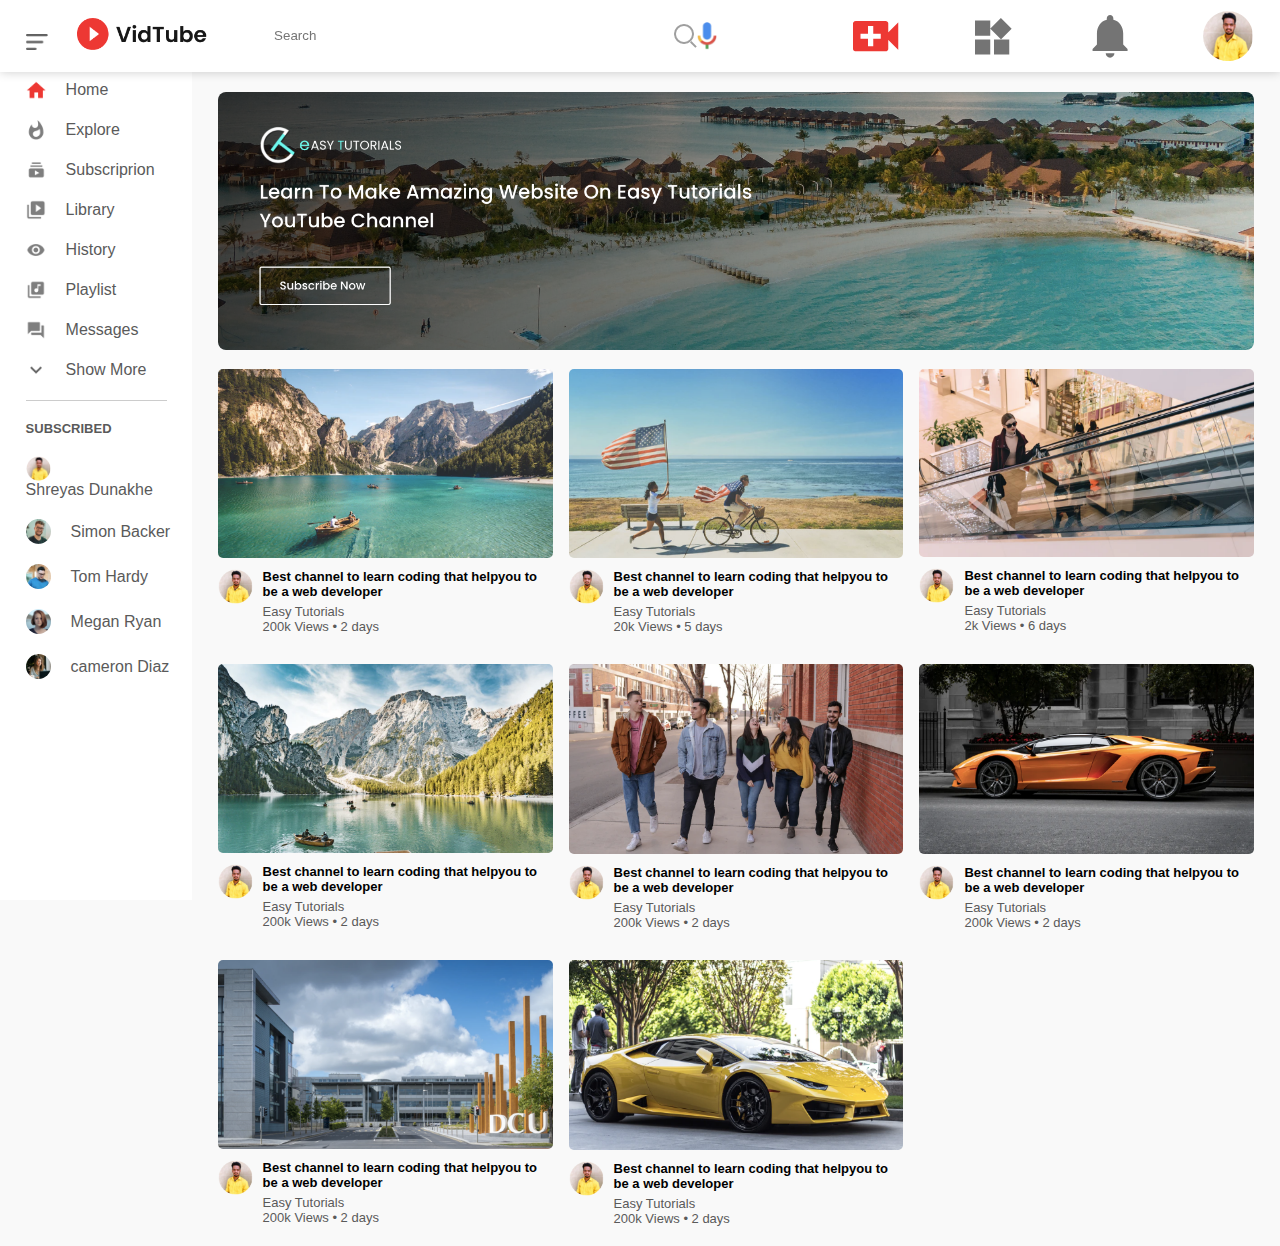
<file: index.html>
<!DOCTYPE html>
<html lang="en">
<head>
    <meta charset="UTF-8">
    <meta name="viewport" content="width=device-width, initial-scale=1.0">
    <title>YouTube</title>
    <link rel="stylesheet" href="Sd.css">
</head>
<body>
    <nav class="flex-div">
        <div class="nav-left">
            <img src="images/menu.png" class="menu-icon">
            <img src="images/logo.png" class="logo">

        </div>
        <div class="nav-middle flex-div">
            <div class="search-box flex-div">
                <input type="text" placeholder="Search">
                <img src="images/search.png">
            </div>
            <img src="images/voice-search.png" class="mic-iocn">
        </div>
        <div class="nav-right flex-div"></div>
        <img src="images/upload.png">
        <img src="images/more.png">
        <img src="images/notification.png">
        <img src="images/Picture2.png " class="user-icon">
    </nav>
    <!-----sidebar-------->
    <div class="sidebar">
        <div class="shortcut-links">
            <a href=""><img src="images/home.png"><p>Home</p></a>
            <a href=""><img src="images/explore.png"><p>Explore</p></a>
            <a href=""><img src="images/subscriprion.png"><p>Subscriprion</p></a>
            <a href=""><img src="images/library.png"><p>Library</p></a>
            <a href=""><img src="images/history.png"><p>History</p></a>
            <a href=""><img src="images/playlist.png"><p>Playlist</p></a>
            <a href=""><img src="images/messages.png"><p>Messages</p></a>
            <a href=""><img src="images/show-more.png"><p>Show More</p></a>
            <hr>
            


        </div>
        <div class="subscribed-list">
            <h3> SUBSCRIBED</h3>
            <a href=""><img src="images/Picture2.png"><p>Shreyas Dunakhe</p></a>
            <a href=""><img src="images/simon.png"><p>Simon Backer</p></a>
            <a href=""><img src="images/tom.png"><p>Tom Hardy</p></a>
            <a href=""><img src="images/megan.png"><p>Megan Ryan</p></a>
            <a href=""><img src="images/cameron.png"><p>cameron Diaz</p></a>
        </div>
    </div>

<!----main-->
<div class="container">
    <div class="banner">
        <img src="images/banner.png">
    </div>
    <div class="list-container">
        <div class="vid-list">
            <a href="play-video.html"><img src="images/thumbnail1.png" class="thumbnail"></a>
            
            <div class="flex-div">
                <img src="images/Picture2.png">
                <div class="vid-info">
                    <a href="play-video.html"> Best channel to learn coding that helpyou to be a web developer</a>
                    <p>Easy Tutorials</p>
                    <p> 200k Views &bull; 2 days</p>
                </div>
            </div>
        </div>
         



        <div class="vid-list">
            <a href="play-video.html"><img src="images/thumbnail2.png" class="thumbnail"></a>
            
            <div class="flex-div">
                <img src="images/Picture2.png">
                <div class="vid-info">
                    <a href=""> Best channel to learn coding that helpyou to be a web developer</a>
                    <p>Easy Tutorials</p>
                    <p> 20k Views &bull; 5 days</p>
                </div>
            </div>
        </div>





        <div class="vid-list">
            <a href="play-video.html"><img src="images/thumbnail3.png" class="thumbnail"></a>
            
            <div class="flex-div">
                <img src="images/Picture2.png">
                <div class="vid-info">
                    <a href=""> Best channel to learn coding that helpyou to be a web developer</a>
                    <p>Easy Tutorials</p>
                    <p> 2k Views &bull; 6 days</p>
                </div>
            </div>
        </div>




        <div class="vid-list">
            <a href="play-video.html"><img src="images/thumbnail4.png" class="thumbnail"></a>
            
            <div class="flex-div">
                <img src="images/Picture2.png">
                <div class="vid-info">
                    <a href=""> Best channel to learn coding that helpyou to be a web developer</a>
                    <p>Easy Tutorials</p>
                    <p> 200k Views &bull; 2 days</p>
                </div>
            </div>
        </div>




        <div class="vid-list">
            <a href="play-video.html"><img src="images/thumbnail5.png" class="thumbnail"></a>
            
            <div class="flex-div">
                <img src="images/Picture2.png">
                <div class="vid-info">
                    <a href=""> Best channel to learn coding that helpyou to be a web developer</a>
                    <p>Easy Tutorials</p>
                    <p> 200k Views &bull; 2 days</p>
                </div>
            </div>
        </div>




        <div class="vid-list">
            <a href="play-video.html"><img src="images/thumbnail6.png" class="thumbnail"></a>
            
            <div class="flex-div">
                <img src="images/Picture2.png">
                <div class="vid-info">
                    <a href=""> Best channel to learn coding that helpyou to be a web developer</a>
                    <p>Easy Tutorials</p>
                   <p> 200k Views &bull; 2 days</p>
                </div>
            </div>
        </div>



        <div class="vid-list">
            <a href="play-video.html"><img src="images/thumbnail7.png" class="thumbnail"></a>
            
            <div class="flex-div">
                <img src="images/Picture2.png">
                <div class="vid-info">
                    <a href=""> Best channel to learn coding that helpyou to be a web developer</a>
                    <p>Easy Tutorials</p>
                    <p> 200k Views &bull; 2 days</p>
                </div>
            </div>
        </div>



        <div class="vid-list">
            <a href="play-video.html"><img src="images/thumbnail8.png" class="thumbnail"></a>
            
            <div class="flex-div">
                <img src="images/Picture2.png">
                <div class="vid-info">
                    <a href=""> Best channel to learn coding that helpyou to be a web developer</a>
                    <p>Easy Tutorials</p>
                    <p> 200k Views &bull; 2 days</p>
                </div>
            </div>
        </div>


        

    </div>
</div>



 <script src="script.js"></script>    
</body>
</html>
</file>
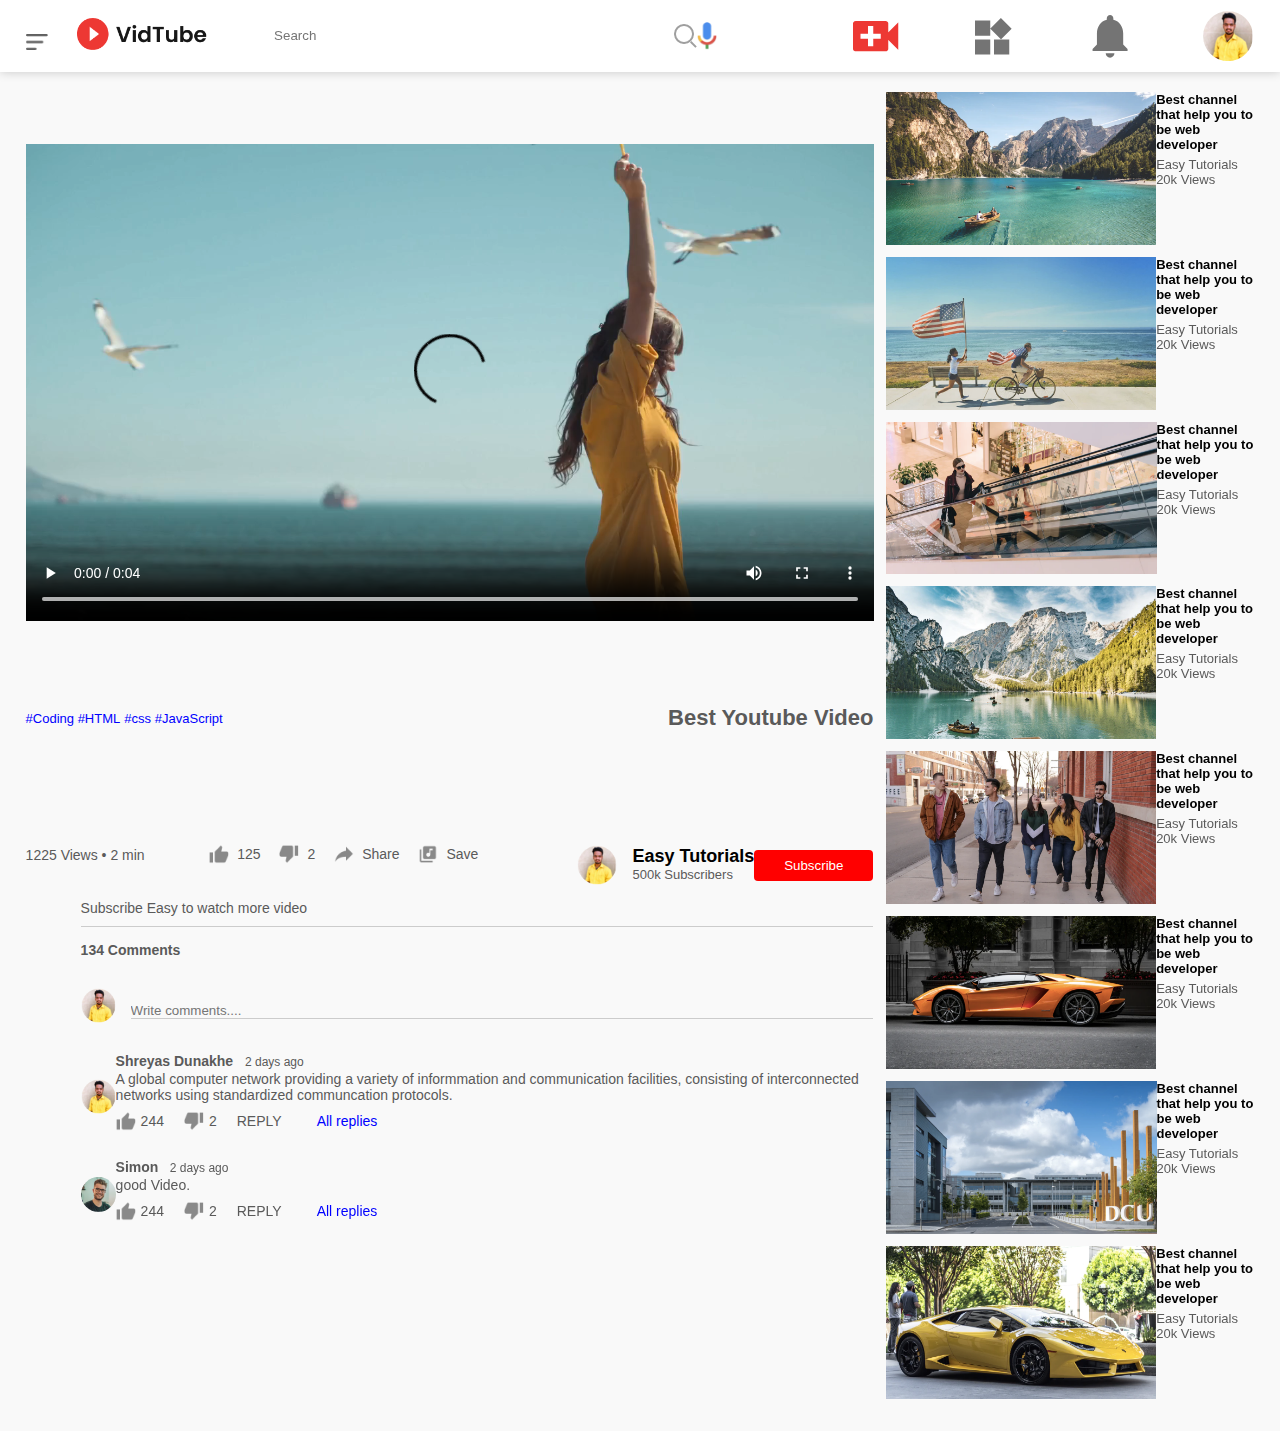
<file: play-video.html>
<!DOCTYPE html>
<html lang="en">
<head>
    <meta charset="UTF-8">
    <meta name="viewport" content="width=device-width, initial-scale=1.0">
    <title>Play Video</title>
    <link rel="stylesheet" href="Sd.css">
</head>
<body>
    <nav class="flex-div">
        <div class="nav-left">
            <img src="images/menu.png" class="menu-icon">
            <img src="images/logo.png" class="logo">

        </div>
        <div class="nav-middle flex-div">
            <div class="search-box flex-div">
                <input type="text" placeholder="Search">
                <img src="images/search.png">
            </div>
            <img src="images/voice-search.png" class="mic-iocn">
        </div>
        <div class="nav-right flex-div"></div>
        <img src="images/upload.png">
        <img src="images/more.png">
        <img src="images/notification.png">
        <img src="images/Picture2.png " class="user-icon">
    </nav>


    <div class="container play-container">
        <div class="row">
            <div class="play-video">
                <video controls autoplay>
                    <source src="images/video.mp4" type="video/mp4">
                </video>
                <div class="tags">
                    <a href="">#Coding </a> <a href="">#HTML</a> <a href="">#css</a> <a href="">#JavaScript</a>
                </div>
                <h3> Best Youtube Video</h3>
                <div class="play-video-info">
                    <p> 1225 Views &bull; 2 min</p>
                    <div>
                        <a href=""><img src="images/like.png">125</a>
                        <a href=""><img src="images/dislike.png">2</a>
                        <a href=""><img src="images/share.png">Share</a>
                        <a href=""><img src="images/save.png">Save</a>
                    </div>
                    <hr>
                    <div class="plublisher">
                        <img src="images/Picture2.png">
                        <div>
                            <p>Easy Tutorials</p>
                            <span>500k Subscribers</span>

                        </div>
                        <button type="button">Subscribe</button>
                    </div>
                    <div class="vid-description">
                        <p>Subscribe Easy to watch more video</p>
                        <hr>
                        <h4>134 Comments</h4>

                        <div class="add-comment">
                            <img src="images/Picture2.png">
                            <input type="text" placeholder="Write comments....">
                        </div>
                        <div class="old-comment">
                            <img src="images/Picture2.png">
                            <div>
                                <h3>Shreyas Dunakhe <span> 2 days ago</span></h3>
                                <p> A global computer network providing a variety of informmation and communication facilities, consisting of interconnected networks using standardized communcation protocols.</p>
                                 <div class="acomment-action">
                                    <img src="images/like.png">
                                    <span>244</span>
                                    <img src="images/dislike.png">
                                    <span>2</span>
                                    <span>REPLY</span>
                                    <a href="">All replies</a>
                                 </div>
                           
                           
                            </div>
                        </div>




                        <div class="old-comment">
                            <img src="images/simon.png">
                            <div>
                                <h3>Simon<span> 2 days ago</span></h3>
                                <p> good Video.</p>
                                 <div class="acomment-action">
                                    <img src="images/like.png">
                                    <span>244</span>
                                    <img src="images/dislike.png">
                                    <span>2</span>
                                    <span>REPLY</span>
                                    <a href="">All replies</a>
                                 </div>
                           
                           
                            </div>
                        </div>

                    </div>



                </div>
                <hr>
        











            </div>
            <div class="right-sidebar">
                
                <div class="side-video-list">
                    <a href="" class="small-thumbnail"><img src="images/thumbnail1.png"></a>
                    <div class="vid-info">
                        <a href="">Best channel that help you to be web developer</a>
                        <p> Easy Tutorials</p>
                        <p> 20k Views</p>
                    </div>
                </div>
                  



                <div class="side-video-list">
                    <a href="" class="small-thumbnail"><img src="images/thumbnail2.png"></a>
                    <div class="vid-info">
                        <a href="">Best channel that help you to be web developer</a>
                        <p> Easy Tutorials</p>
                        <p> 20k Views</p>
                    </div>
                </div>
                


                <div class="side-video-list">
                    <a href="" class="small-thumbnail"><img src="images/thumbnail3.png"></a>
                    <div class="vid-info">
                        <a href="">Best channel that help you to be web developer</a>
                        <p> Easy Tutorials</p>
                        <p> 20k Views</p>
                    </div>
                </div>   



                <div class="side-video-list">
                    <a href="" class="small-thumbnail"><img src="images/thumbnail4.png"></a>
                    <div class="vid-info">
                        <a href="">Best channel that help you to be web developer</a>
                        <p> Easy Tutorials</p>
                        <p> 20k Views</p>
                    </div>
                </div>




                <div class="side-video-list">
                    <a href="" class="small-thumbnail"><img src="images/thumbnail5.png"></a>
                    <div class="vid-info">
                        <a href="">Best channel that help you to be web developer</a>
                        <p> Easy Tutorials</p>
                        <p> 20k Views</p>
                    </div>
                </div>




                <div class="side-video-list">
                    <a href="" class="small-thumbnail"><img src="images/thumbnail6.png"></a>
                    <div class="vid-info">
                        <a href="">Best channel that help you to be web developer</a>
                        <p> Easy Tutorials</p>
                        <p> 20k Views</p>
                    </div>
                </div>




                <div class="side-video-list">
                    <a href="" class="small-thumbnail"><img src="images/thumbnail7.png"></a>
                    <div class="vid-info">
                        <a href="">Best channel that help you to be web developer</a>
                        <p> Easy Tutorials</p>
                        <p> 20k Views</p>
                    </div>
                </div>



                <div class="side-video-list">
                    <a href="" class="small-thumbnail"><img src="images/thumbnail8.png"></a>
                    <div class="vid-info">
                        <a href="">Best channel that help you to be web developer</a>
                        <p> Easy Tutorials</p>
                        <p> 20k Views</p>
                    </div>
                </div>



                



            </div>
        </div>
    </div>









</body>
</html>
</file>
<file: Sd.css>
*{
    margin: 0;
    padding: 0;
    font-family:'poppins',sans-serif;
    box-sizing: border-box;
}
a{
    text-decoration: none;
    color: #5a5a5a;

}
img{
    cursor:pointer;
}
.flex-div{
    display: flex;
    align-items: center;
}
nav{
    padding: 10px 2%;
    justify-content: space-between;
    box-shadow: 0 0 10px rgba(0, 0, 0, 0.2);
    background: #fff;
    position: sticky;
    top: 0;
    z-index: 10;
}
.nav-right img{
    width: 130px;
    margin-right: 25px;
} 
.nav-right .user-icon{
    width: 85px;
    border-radius: 50%;
}
.nav-left .menu-icon{
    width: 22px;
    margin-right: 25px;
}
.nav-left .logo{
    width: 130px;
}
.nav-middle .search-box input{
    width: 400px;
    border: 0;
    outline: 0;
    background: transparent;
}
.nav-middle .mic-iocn{
    width: 20px;
}

/*----------sidebar---------*/
.sidebar{
    background: #fff;
    width: 15%;
    height: 100vh;
    position: fixed;
    top: 0;
    padding-left: 2%;
    padding-top: 80px;
}

.shortcut-links a img{
    width: 20px;
    margin-right: 20px;

}
.shortcut-links a{
    display: flex;
    align-items: center;
    margin-bottom: 20px;
    width: fit-content;
    flex-wrap: wrap;
}
.shortcut-links a :first-child{
    color: #ed3833;
}
.sidebar hr{
    border: 0;
    height: 1px;
    background: #ccc;
    width: 85%;
}
.subscribed-list h3{
    font-size: 13px;
    margin: 20px 0;
    color: #5a5a5a;

}
.subscribed-list a{
    display: flex;
    align-items: center;
    margin-bottom: 20px;
    width: fit-content;
    flex-wrap: wrap;
}
.subscribed-list a img{
    width: 25px;
    border-radius: 50%;
    margin-right: 20px;
}
.small-sidebar{
    width: 5%;
}
.small-sidebar a p{
    display: none;
}
.small-sidebar h3{
    display: none;
}
.small-sidebar hr{
    width: 50%;
    margin-bottom: 25px;
}

/*------main------*/
.container{
    background: #f9f9f9;
    padding-left: 17%;
    padding-right: 2%;
    padding-top: 20px;
    padding-bottom: 20px;

}

.large-container{
    padding: 7%;
}
.banner{
    width: 100%;
}
.banner img{
    width: 100%;
    border-radius: 8px;

}
.list-container{
    display: grid;
    grid-template-columns: repeat(auto-fit,minmax(250px,1fr));
    grid-column-gap: 16px;
    grid-row-gap: 30px;
    margin-top: 15px;

}
.vid-list .thumbnail{
    width: 100%;
    border-radius: 5px;
}
.vid-list .flex-div{
    align-items: flex-start;
    margin-top: 7px;
}
.vid-list .flex-div img{
    width: 35px;
    margin-right: 10px;
    border-radius: 50%;
}
.vid-info{
    color: #5a5a5a;
    font-size: 13px;

}
.vid-info a{
    color: #000;
    font-weight: 600;
    display: block;
    margin-bottom: 5px;
}

@media (max-width : 900px){
    .menu-icon{
        display: none;
    }
    .sidebar{
        display: none;
    }
    .container, .large-container{
        padding-left: 5%;
        padding-right: 5%;

    }
    .nav-right img{
        display: none;

    }
    .nav-right .user-icon{
        display: block;
        width: 30px;
    }
    .nav-middle .search-box input{
        width: none;

    }
    .logo{
        width: 90px ;
    }
}




/*--------play video page */
.play-container{
    padding-left: 2%;
}
.row{
    display: flex;
    justify-content: space-between;
    flex-wrap: wrap;

}
.play-video{
    flex-basis: 69%;
}
.right-sidebar{
    flex-basis: 30%;
}
.play-video video{
    width: 100%;
}

.side-video-list{
    display: flex;
    justify-content: space-between;
    margin-bottom: 8px;

}
.side-video-list img{
    width: 100%;
}
.side-video-list .small-thumbail{
    flex-basis: 49%;
}
.side-video-list .vid-info{
    flex-basis: 49%;
}

.play-video .tags a{
    color: #0000ff;
    font-size: 13px;
}
.play-video h3{
    font-weight: 600;
    font-size: 22px;
}
.play-video ,.play-video-info{
    display: flex;
    align-items: center;
    justify-content: space-between;
    flex-wrap: wrap;
    margin-top: 10px;
    font-size: 14px;
    color: #5a5a5a;
}
.play-video .play-video-info a img{
    width: 20px;
    margin-right: 8px;
}
.play-video .play-video-info a{
    display: inline-flex;
    align-items: center;
    margin-left: 15px;
}

.play-video hr{
    border: 0;
    height: 1px;
    background: #ccc;
    margin: 10px 0 ;
}
.plublisher{
    display: flex;
    align-items: center;
    margin-top: 20px;

}
.plublisher div{
    flex: 1;
    line-height: 18px;
}
.plublisher img{
    width: 40px;
    border-radius: 50%;
    margin-right: 15px;
}
.plublisher div p{
    color: #000;
    font-weight: 600;
    font-size: 18px;

}
.plublisher div span{
    font-size: 13px;
    color: #5a5a5a;
}
.plublisher button{
    background: red;
    color: #fff;
    padding: 8px 30px;
    border: 0;
    outline: 0;
    border-radius: 4px;
    cursor: pointer;
}

.vid-description{
    padding-left: 55px;
    margin: 15px 0;

}
.vid-description p{
    font-size: 14px;
    margin-bottom: 5px;
    color:#5a5a5a;

}
.vid-description h4{
    font-size: 14px;
    color: #5a5a5a;
    margin-top: 15px;
}

.add-comment{
    display: flex;
    align-items: center;
    margin: 30px 0;
}
.add-comment img{
    width: 35px;
    border-radius: 50%;
    margin-right: 15px;
}
.add-comment input{
    border: 0;
    outline: 0;
    border-bottom: 1px solid #ccc;
    width: 100%;
    padding-top: 10px;
    background: transparent;
} 
.old-comment{
    display: flex;
    align-items: center;
    margin: 20px 0;
}
.old-comment img{
    width: 35px;
    border-radius: 50%;
}
.old-comment h3{
    font-size: 14px;
    margin-bottom: 2px;

}
.old-comment h3 span{
    font-size: 12px;
    color: #5a5a5a;
    font-weight: 500;
    margin-left: 8px;
}

.old-comment .acomment-action{
    display: flex;
    align-items: center;
    margin: 8px 0;
    font-size: 14px;
}
.old-comment .acomment-action img{
    border-radius: 0;
    width: 20px;
    margin-right: 5px;
}

.old-comment .acomment-action span{
    margin-right: 20px;
    color: #5a5a5a;
}
.old-comment .acomment-action a{
    color: #0000ff;
}

@media (max-width:900px){
    .play-video{
        flex-basis: 100%;

    }
    .right-sidebar{
        flex-basis: 100%;
    }
    .play-container{
        padding-left: 5%;
    }
    .vid-description{
        padding-left: 0;
    }
    .play-video .play-video-info a{
        margin-left: 0;
        margin-right: 15px;
        margin-top: 15px;
    }
}
</file>
